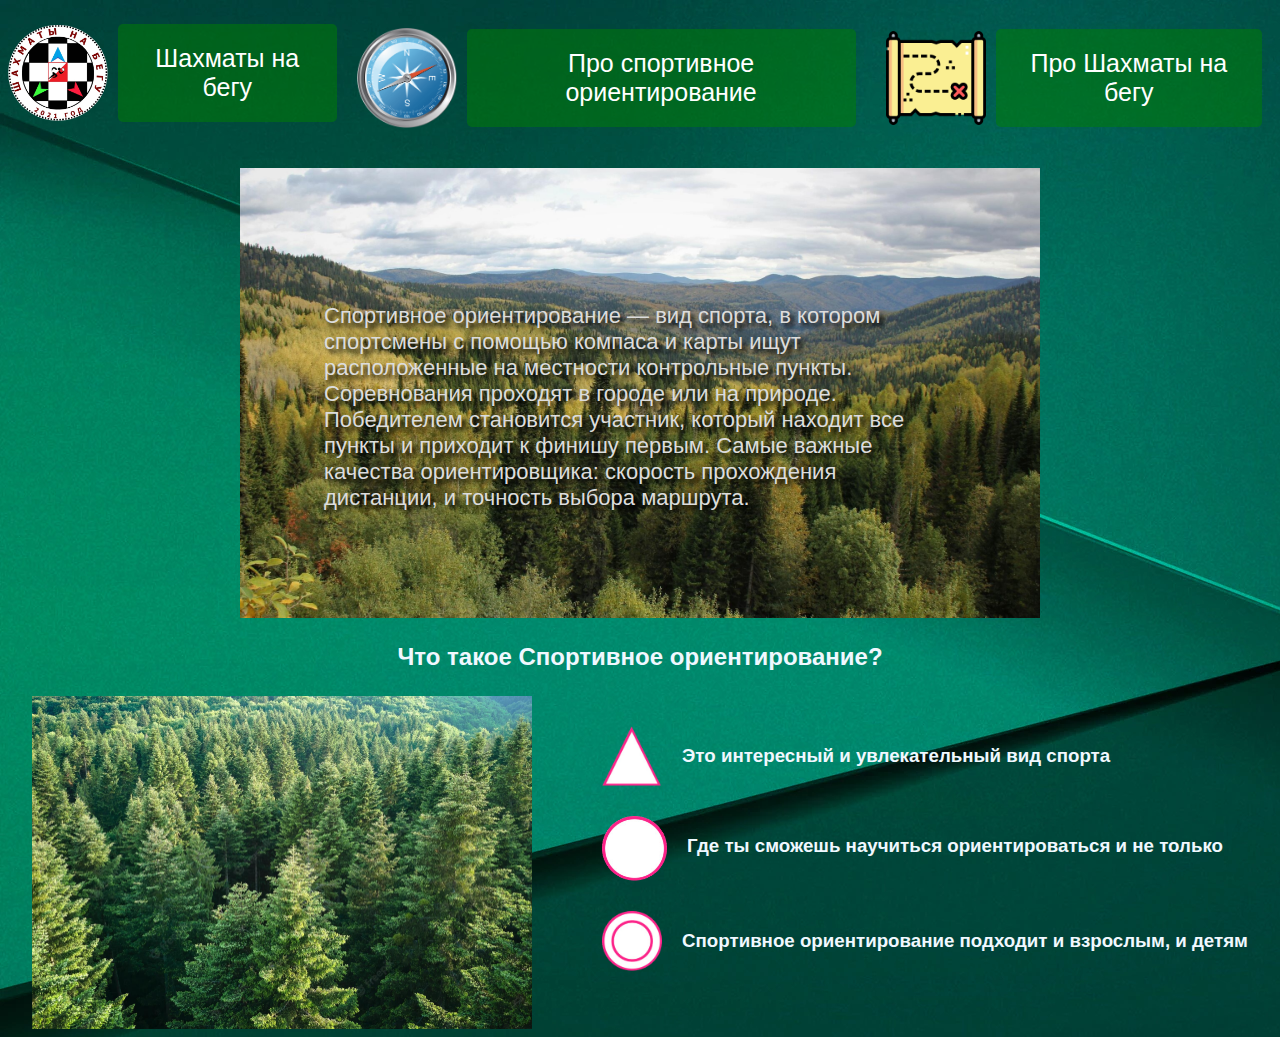
<file: index.html>
<!DOCTYPE html>
<html lang="ru">

<head>
    <meta charset="UTF-8">
    <meta http-equiv="X-UA-Compatible" content="IE=edge">
    <meta name="viewport" content="width=device-width, initial-scale=1.0">
    <link rel="shortcut icon" href="favicon.ico" type="image/x-icon">
    <link rel="preconnect" href="https://fonts.googleapis.com">
    <link rel="preconnect" href="https://fonts.gstatic.com" crossorigin>
    <link href="https://fonts.googleapis.com/css2?family=Nunito&family=Press+Start+2P&display=swap" rel="stylesheet">
    <link rel="stylesheet" href="style.css">

    <title>Спортивное ориентирование</title>
</head>

<body>
    <header>

        <div class="logo-menu">
            <img src="images/menu_1-header.png" width="100px" alt="Фото">

            <div class="logo-menu-text">

                <form action="https://vk.com/public143799052">

                <button>

                    Шахматы на бегу

                </button>

            </form>

            </div>

        </div>

        <div class="menu-header">

            <div class="menu-item">
                <img src="images/compas.png" width="100px" alt="Фото">

                <div class="menu-item-text">

                    <form action="index.html">

                        <button>

                            Про спортивное ориентирование

                        </button>

                    </form>

                </div>

            </div>

            <div class="menu-item">
                <img src="images/kard.png" width="100px" alt="Фото">

                <div class="menu-item-text">

                    <form action="about.html">

                        <button>

                            Про Шахматы на бегу

                        </button>

                    </form>

                </div>
            </div>
        </div>
    </header>

    <section class="welcome">

        <img class="welcome-image" src="images/forest-4.jpeg" alt="Фото">

        <div class="about-text">

            Спортивное ориентирование — вид спорта, в котором спортсмены с помощью компаса и карты ищут расположенные на
            местности контрольные пункты. Соревнования проходят в городе или на природе.
            Победителем становится участник, который находит все пункты и приходит к финишу первым. Самые важные
            качества ориентировщика: скорость прохождения дистанции, и точность выбора маршрута.

            <br></br>

        </div>

        </div>

    </section>

    <section class="about">
        <h2 class="section-heading">
            Что такое Спортивное ориентирование?
        </h2>

        <div class="about-wrapper">
            <div class="about-image">
                <img src="images/forest-7.jpeg" alt="Фото">
            </div>
            <div class="about-content">

                <div class="about-item">
                    <img src="images/card-start.png" width="60px" height="60px" alt="Фото">
                    <h3>
                        Это интересный и увлекательный вид спорта
                    </h3>
                </div>
                <div class="about-item">
                    <img src="images/card-kp.png" width="65px" height="65px" alt="Фото">
                    <h3>
                        Где ты сможешь научиться ориентироваться и не только
                    </h3>
                </div>
                <div class="about-item">
                    <img src="images/card-finish.png" width="60px" height="60px" alt="Фото">
                    <h3>
                        Спортивное ориентирование подходит и взрослым, и детям
                    </h3>
                </div>

            </div>

        </div>

    </section>

</body>

</html>
</file>
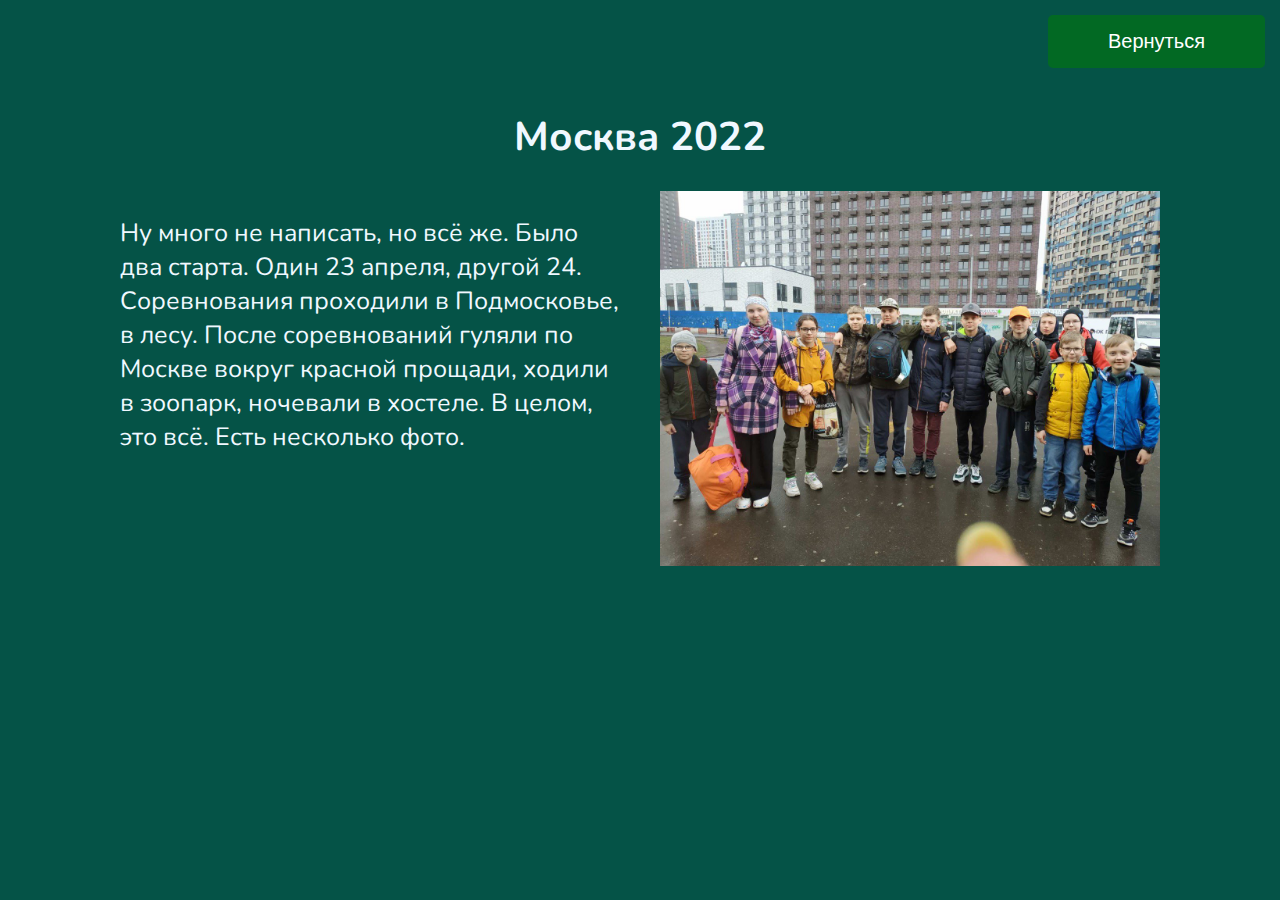
<file: about-Moscow.html>
<!DOCTYPE html>
<html lang="ru">

<head>
    <meta charset="UTF-8">
    <meta http-equiv="X-UA-Compatible" content="IE=edge">
    <meta name="viewport" content="width=device-width, initial-scale=1.0">
    <link rel="preconnect" href="https://fonts.googleapis.com">
    <link rel="preconnect" href="https://fonts.gstatic.com" crossorigin>
    <link href="https://fonts.googleapis.com/css2?family=Nunito&family=Press+Start+2P&display=swap" rel="stylesheet">

    <link rel="stylesheet" href="style-about.css">

    <title>Москва</title>
</head>

<body>

    <section class="enter">

        <div class="enter-button">
            <form action="about.html">
                <button>Вернуться</button>
            </form>
        </div>

        <h1>Москва 2022</h1>

        <div class="about-Moscow">

                <p>Ну много не написать, но всё же. Было два старта. Один 23 апреля, другой 24. Соревнования проходили в Подмосковье, в лесу. После
                    соревнований
                    гуляли по Москве вокруг красной прощади, ходили в зоопарк, ночевали в хостеле. В целом, это всё.
                    Есть
                    несколько фото. </p>

                <!-- <img src="images/Moscow-1.jpg" width="500px" alt="Фото"> -->
                <img src="images/Moscow-2.jpg" width="500px" alt="Фото">
                <!-- <img src="images/Moscow-3.jpg" width="300px" alt="Фото">
                <img src="images/Moscow-5.jpg" width="300px" alt="Фото"> -->

        </div>

    </section>

</body>

</html>
</file>
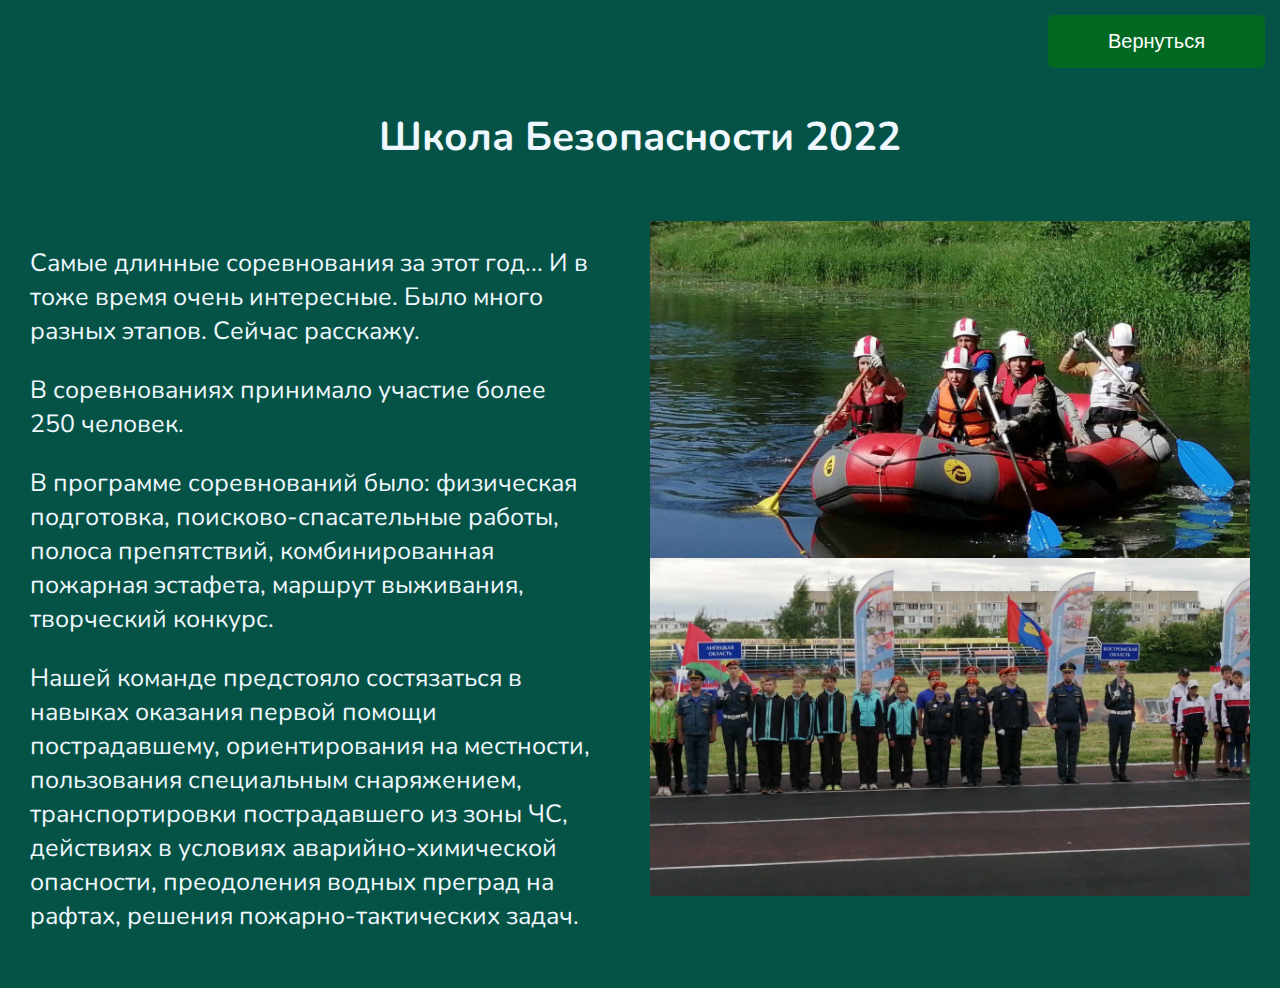
<file: about-Podolsk.html>
<!DOCTYPE html>
<html lang="ru">

<head>
    <meta charset="UTF-8">
    <meta http-equiv="X-UA-Compatible" content="IE=edge">
    <meta name="viewport" content="width=device-width, initial-scale=1.0">

    <link rel="preconnect" href="https://fonts.googleapis.com">
    <link rel="preconnect" href="https://fonts.gstatic.com" crossorigin>
    <link href="https://fonts.googleapis.com/css2?family=Nunito&family=Press+Start+2P&display=swap" rel="stylesheet">

    <link rel="stylesheet" href="style-about.css">
    <title>Подольск</title>
</head>

<body>

    <div class="enter-button">
        <form action="about.html">
            <button>Вернуться</button>
        </form>
    </div>

    <section class="enter">
        <h1>Школа Безопасности 2022</h1>
    </section>

    <section class="main">
        <div class="p-text">
            <p>Самые длинные соревнования за этот год... И в тоже время очень интересные. Было много разных этапов.
                Сейчас
                расскажу.</p>
            <p> В соревнованиях принимало участие более 250 человек.</p>

            <p> В программе соревнований было: физическая подготовка, поисково-спасательные работы, полоса препятствий,
                комбинированная пожарная эстафета, маршрут выживания, творческий конкурс. </p>

            <p> Нашей команде предстояло состязаться в навыках оказания первой помощи пострадавшему, ориентирования на
                местности,
                пользования специальным снаряжением, транспортировки пострадавшего из зоны ЧС, действиях в условиях
                аварийно-химической опасности, преодоления водных преград на рафтах, решения пожарно-тактических задач.
            </p>
        </div>

        <div class="p-images">
            <img src="images/Podolsk-3.jpg" width="600px" alt="Фото">
            <img src="images/Podolsk-4.jpg" width="600px" alt="Фото">
        </div>
    </section>

</body>

</html>
</file>
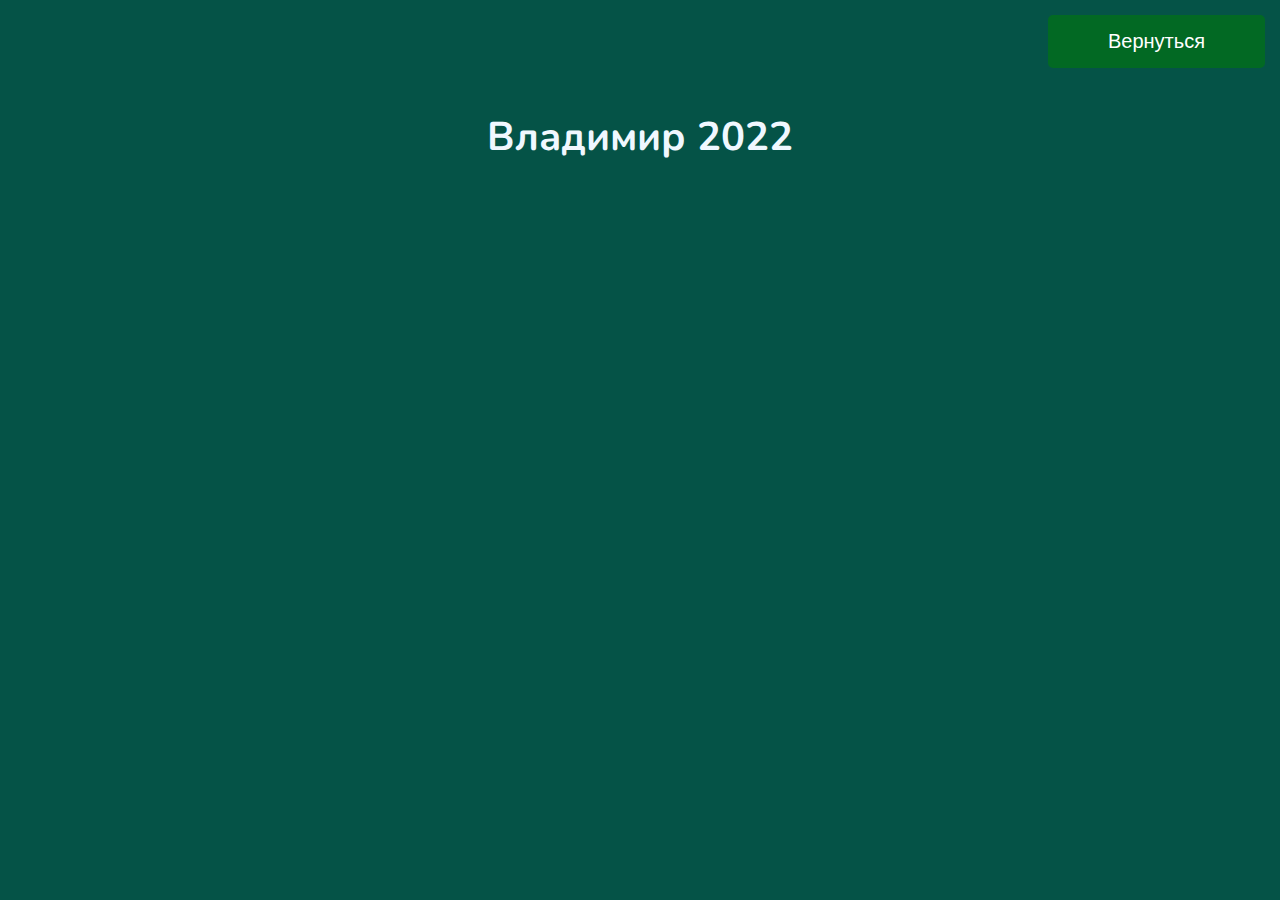
<file: about-Vladimir.html>
<!DOCTYPE html>
<html lang="ru">
<head>
    <meta charset="UTF-8">
    <meta http-equiv="X-UA-Compatible" content="IE=edge">
    <meta name="viewport" content="width=device-width, initial-scale=1.0">

    <link rel="preconnect" href="https://fonts.googleapis.com">
    <link rel="preconnect" href="https://fonts.gstatic.com" crossorigin>
    <link href="https://fonts.googleapis.com/css2?family=Nunito&family=Press+Start+2P&display=swap" rel="stylesheet">

    <link rel="stylesheet" href="style-about.css">
    <title>Владимир</title>
</head>
<body>

    <div class="enter-button">
        <form action="about.html">
            <button>Вернуться</button>
        </form>
    </div>

    <section class="enter">
        <h1>Владимир 2022</h1>
    </section>
    
</body>
</html>
</file>
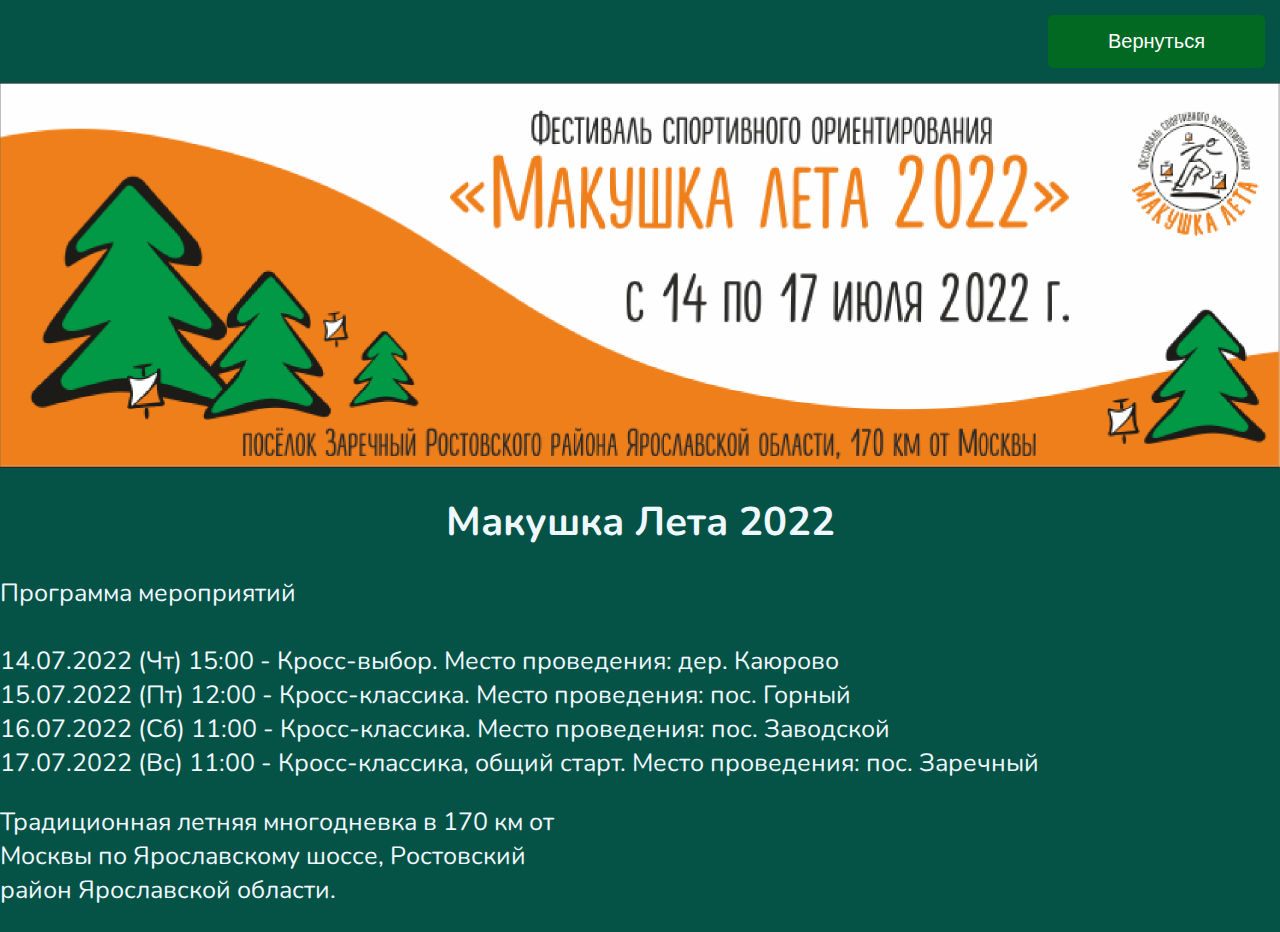
<file: about-Yaroslavl.html>
<!DOCTYPE html>
<html lang="ru">

<head>
    <meta charset="UTF-8">
    <meta http-equiv="X-UA-Compatible" content="IE=edge">
    <meta name="viewport" content="width=device-width, initial-scale=1.0">

    <link rel="preconnect" href="https://fonts.googleapis.com">
    <link rel="preconnect" href="https://fonts.gstatic.com" crossorigin>
    <link href="https://fonts.googleapis.com/css2?family=Nunito&family=Press+Start+2P&display=swap" rel="stylesheet">

    <link rel="stylesheet" href="style-about.css">
    <title>Макушка лета</title>
</head>

<body>


    <div class="enter-button">
        <form action="about.html">
            <button>Вернуться</button>
        </form>
    </div>

    <img src="images/Yaroslavl-3.png" width="100%" alt="Фото">

    <section class="enter">
        <h1>Макушка Лета 2022</h1>
    </section>

    <div class="y-text">

        <p>
            Программа мероприятий <br> <br>
            14.07.2022 (Чт) 15:00 - Кросс-выбор. Место проведения: дер. Каюрово <br>
            15.07.2022 (Пт) 12:00 - Кросс-классика. Место проведения: пос. Горный <br>
            16.07.2022 (Сб) 11:00 - Кросс-классика. Место проведения: пос. Заводской <br>
            17.07.2022 (Вс) 11:00 - Кросс-классика, общий старт. Место проведения: пос. Заречный</p>

        <p class="y-text-2">
            Традиционная летняя многодневка в 170 км от Москвы по Ярославскому шоссе, Ростовский район Ярославской
            области.
        </p>

    </div>

</body>

</html>
</file>
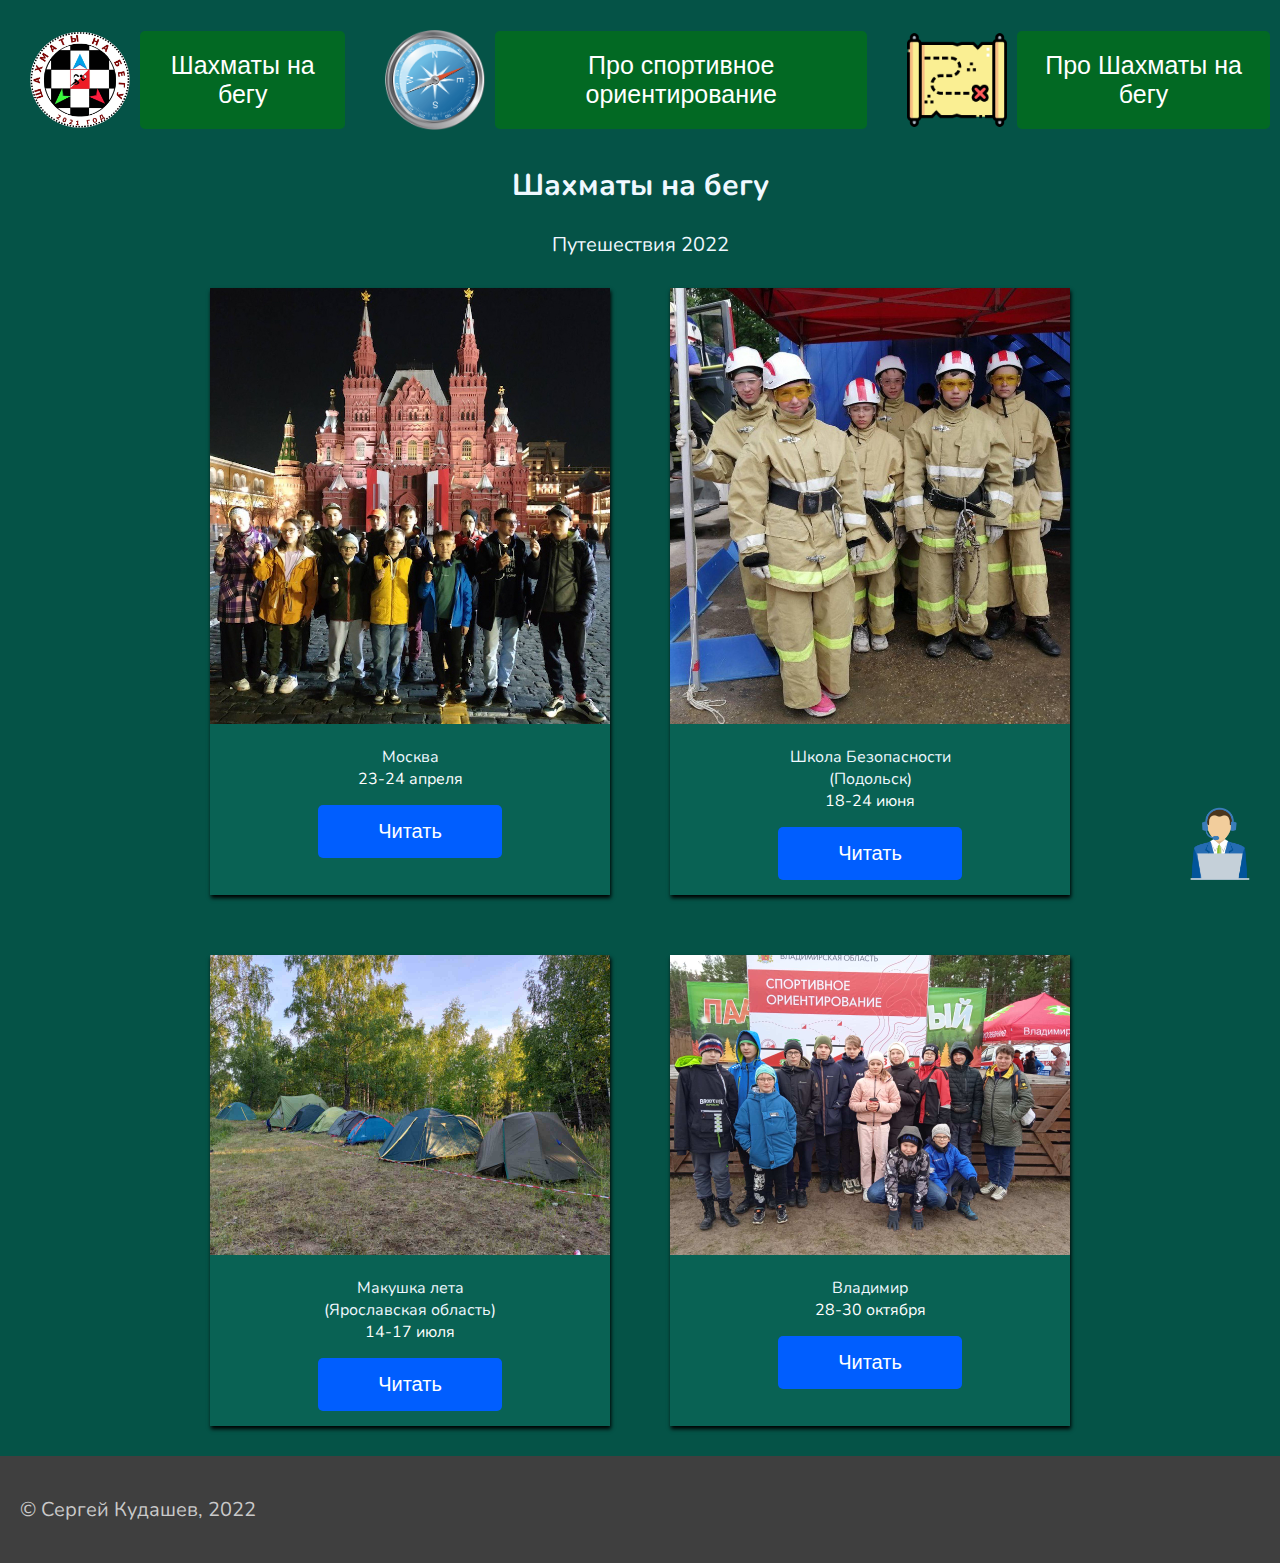
<file: about.html>
<!DOCTYPE html>
<html lang="ru">

<head>
    <meta charset="UTF-8">
    <meta http-equiv="X-UA-Compatible" content="IE=edge">
    <meta name="viewport" content="width=device-width, initial-scale=1.0">
    <link rel="shortcut icon" href="favicon.ico" type="image/x-icon">
    <link rel="preconnect" href="https://fonts.googleapis.com">
    <link rel="preconnect" href="https://fonts.gstatic.com" crossorigin>
    <link href="https://fonts.googleapis.com/css2?family=Nunito&family=Press+Start+2P&display=swap" rel="stylesheet">
    <link rel="stylesheet" href="style-about.css">

    <title>Шахматы на бегу</title>

    <!-- тест -->
</head>

<body>
    <header>

        <div class="menu-header">

            <div class="menu-item">
                <img src="images/menu_1-header.png" width="100px" alt="Фото">

                <div class="logo-menu-text">

                    <form action="https://vk.com/public143799052">

                        <button>

                            Шахматы на бегу

                        </button>

                    </form>
                </div>
            </div>


            <div class="menu-item">
                <img src="images/compas.png" width="100px" alt="Фото">

                <div class="menu-item-text">

                    <form action="index.html">

                        <button>

                            Про спортивное ориентирование

                        </button>

                    </form>
                </div>

            </div>

            <div class="menu-item">
                <img src="images/kard.png" width="100px" alt="Фото">

                <div class="menu-item-text">

                    <form action="about.html">

                        <button>

                            Про Шахматы на бегу

                        </button>

                    </form>
                </div>
            </div>
        </div>

    </header>

    <section class="travel">
        <div class="travel-text">
            <h2>Шахматы на бегу</h2>
            <span>Путешествия 2022</span>
        </div>

        <div class="travel-items">
            <div class="travel-item">
                <img src="images/Moscow-4.jpg" width="400px" alt="Фото"> <br>
                <span class="item-name">Москва</span> <br>
                <span class="item-name-2">23-24 апреля</span> <br>
                <form action="about-Moscow.html">
                    <button>Читать</button>
                </form>
            </div>

            <div class="travel-item">
                <img src="images/Podolsk.jpg" width="400px" alt="Фото"> <br>
                <span class="item-name">Школа Безопасности <br> (Подольск)</span> <br>
                <span class="item-name-2">18-24 июня</span> <br>
                <form action="about-Podolsk.html">
                    <button>Читать</button>
                </form>
            </div>
        </div>

        <div class="travel-items">
            <div class="travel-item">
                <img src="images/Yaroslavl.jpg" width="400px" alt="Фото"> <br>
                <span class="item-name">Макушка лета <br> (Ярославская область)</span> <br>
                <span class="item-name-2">14-17 июля</span> <br>
                <form action="about-Yaroslavl.html">
                    <button>Читать</button>
                </form>
            </div>

            <div class="travel-item">
                <img src="images/Vladimir.jpeg" width="400px" alt="Фото"> <br>
                <span class="item-name">Владимир</span> <br>
                <span class="item-name-2">28-30 октября</span> <br>
                <form action="about-Vladimir.html">
                    <button>Читать</button>
                </form>
            </div>
        </div>

    </section>

    <img class="helper" id="myBtn3" onclick="print_contact()" src="images/tp.png" width="80px" alt="">
    <div id="myModal3" class="modal">

        <div class="modal-content">

            <!-- Кнопка для закрытия -->
            <span class="close" id="close3">&times;</span>

            <p>
                Обратная связь: <br>
                ВК: https://vk.com/kudashevsergey <br>
                telegram: @sergey_kdsv

            </p>
        </div>

    </div>

    <script src="script.js"></script>

    <div class="footer">
        <p>&copy Сергей Кудашев, 2022</p>
    </div>

</body>

</html>
</file>
<file: style.css>
body {
    background-image: url(images/fon1.webp);
    color: aliceblue;
    font-family: sans-serif;
    margin: 10;
}

header {
    display: flex;
    justify-content: space-between;
    align-items: center;
}

.menu-header {
    display: flex;
    justify-content: space-between;
    margin-left: auto;
    align-items: center;
    margin-top: 10px;
}

.menu-item {
    display: flex;
    align-items: center;
    margin-left: 20px;
    margin-top: 10px;
    margin-right: 10px;
}

.logo-menu {
    display: flex;
    align-items: center;
    margin-top: 10px;
}

img {
    display: flex;
    margin-right: 10px;
}

.welcome {
    position: relative;
}

.welcome-image {
    margin-top: 40px;
    margin-bottom: 40pх;
    display: block;
    margin-left: auto;
    margin-right: auto;
    max-width: 800px;
}

.about-text {
    color:rgb(220, 220, 220);
    font-size: 22px;
    line-height: 26px;
    position: absolute;
    max-width: 700px;
    left: 50%;
    transform: translateX(-50%);
    top: 30%;
    text-shadow: 4px 4px 4px rgb(0, 0, 0)
}

.welcome-buttons {
    display: flex;
}

.about-text button {
    flex: 1;
    text-align: left;
    margin-right: 30px;
}

.section-heading {
    text-align: center;
    margin-top: 25px;
    margin-bottom: 25px;
}

.about-wrapper {
    display: flex;
    justify-content: center;
}

.about-content {
    margin-left: 30px;
}

.about-image {
    margin-right: 30px;

}

.about-image img {
    width: 500px;
}

.about-item {
    display: flex;
    margin-bottom: 30px;
    margin-top: 30px;
}

.about-item h3 {
    margin-left: 10px;
}

span a {
    color:white;
}

.logo-menu-text button {
    color: white;
    background-color: rgba(0, 128, 0, 0.5);
    border: none;
    border-radius: 5px;
    padding: 20px;
    font-size: 25px;
    transition: 0.5s;
}

.logo-menu-text button:hover {
    cursor: pointer;
    background-color: rgb(0, 91, 0);
}

.menu-item-text button {
    color: white;
    background-color: rgba(0, 128, 0, 0.5);
    border: none;
    border-radius: 5px;
    padding: 20px;
    font-size: 25px;
    transition: 0.5s;
}

.menu-item-text button:hover {
    cursor: pointer;
    background-color: rgb(0, 91, 0);
}
</file>
<file: style-about.css>
body {
    background-color: rgb(5, 83, 71);
    color: aliceblue;
    font-family: 'Nunito', sans-serif;
    margin: 0;
}

.menu-header {
    display: flex;
    justify-content: space-between;
    margin-left: auto;
    margin-top: 10px;
}

.menu-item {
    display: flex;
    align-items: center;
    margin-left: 20px;
    margin-top: 10px;
    margin-right: 10px;
}

img {
    display: flex;
}

.menu-header img {
    margin: 10px;
}

.logo-menu-text button {
    color: white;
    background-color: rgba(0, 128, 0, 0.5);
    border: none;
    border-radius: 5px;
    padding: 20px;
    font-size: 25px;
    transition: 0.5s;
}

.logo-menu-text button:hover {
    cursor: pointer;
    background-color: rgb(0, 91, 0);
}

.menu-item-text button {
    color: white;
    background-color: rgba(0, 128, 0, 0.5);
    border: none;
    border-radius: 5px;
    padding: 20px;
    font-size: 25px;
    transition: 0.5s;
}

.menu-item-text button:hover {
    cursor: pointer;
    background-color: rgb(0, 91, 0);
}

.travel-text {
    text-align: center;
    font-size: 20px;
}

.travel-items {
    display: flex;
    justify-content: center;

}

.item-name-2 {
    color: white;
}

.travel-item {
    margin: 30px;
    box-shadow: 1px 3px 4px rgb(0, 0, 0);
    text-align: center;
    background-color: rgb(9, 98, 84);
}

.travel-item button {
    font-size: 20px;
    background-color: rgb(0, 94, 255);
    border-radius: 5px;
    border: none;
    color: white;
    padding: 15px;
    transition: 0.5s;
    margin: 15px;
    padding-left: 60px;
    padding-right: 60px;
}

.travel-item button:hover {
    cursor: pointer;
    background-color: rgb(3, 71, 190);
    color: white;
    cursor: pointer;
}

.travel-item button:active {
    background-color: rgb(0, 0, 125);
    color: white;
}

.footer {
    background-color: rgb(63, 63, 63);
    color: rgb(202, 202, 202);
    padding: 20px;
    font-size: 20px;
}

/* Moscow */
/* Moscow */
/* Moscow */

.enter-button button {
    font-size: 20px;
    background-color: rgba(0, 128, 0, 0.5);
    border-radius: 5px;
    border: none;
    color: white;
    padding: 15px;
    transition: 0.5s;
    margin: 15px;
    padding-left: 60px;
    padding-right: 60px;
}

.enter-button button:hover {
    cursor: pointer;
    background-color: rgb(0, 91, 0);
    color: white;
}

.enter-button {
    display: flex;
    justify-content: right;
}

.enter h1 {
    font-size: 40px;
    text-align: center;
}

.enter p {
    font-size: 20px;
    max-width: 500px;
}

.about-Moscow {
    display: flex;
    justify-content: center;
}

.about-Moscow p {
    margin-right: 40px;
    font-size: 25px;
}

/* Подольск */
/* Подольск */
/* Подольск */

.p-text {
    max-width: 600px;
    font-size: 25px;
    margin: 30px;
}

.p-images {
    margin: 30px;
}

.main {
    display: flex;
    justify-content: center;
}


/* Ярославль */
/* Ярославль */
/* Ярославль */

.y-text {
    font-size: 25px;
}

.y-text-2 {
    max-width: 600px;
}

.close {
    color: rgb(170, 170, 170);
    float: right;
    font-size: 28px;
    font-weight: bold;
}

.close:hover {
    color: black;
    cursor: pointer;
}

@keyframes animate-modal {
    from {
        top: -300px;
        left: -300px;
    opacity: 0;
    }

    to {
        top: 0;
        left: 0;
        opacity: 1;
    }
}

.helper {
    position: fixed;
    bottom: 20px;
    right: 20px;
    cursor: pointer;
    transition: 0.2s ease-in-out;
}

.helper:hover {
    transform: scale(1.4);
}

.helper:active {
    transform: scale(1);
}

.modal {
    display: none;

    position: fixed;
    left: 0;
    top: 0;

    z-index: 999;
    padding-top: 100px;
    width: 100%;
    height: 100%;

    background-color: rgba(0, 0, 0, 0.4);
}

.modal-content {
    background-color: white;
    margin: auto;
    padding: 20px;
    border: 1px solid grey;
    width: 80%;
    position: relative;
    color: black;

    animation-name: animate-modal;
    animation-duration: 0.4s;
}
</file>
